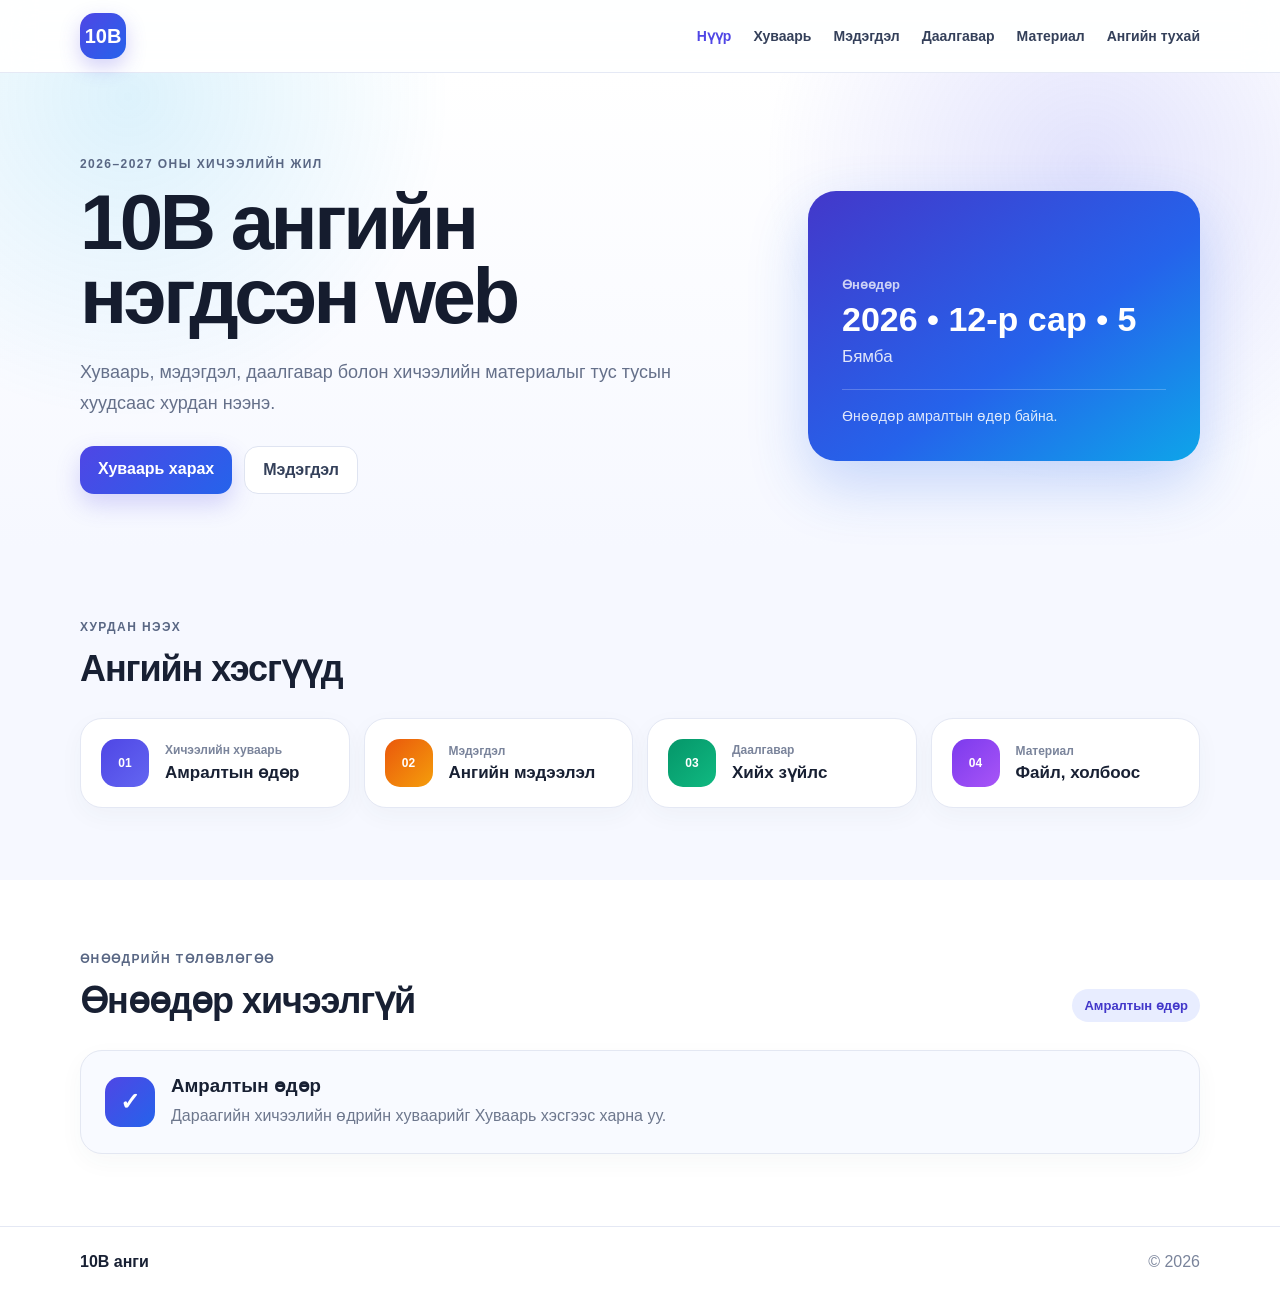
<file: index.html>
<!DOCTYPE html>
<html lang="mn">
<head>
  <meta charset="UTF-8">
  <meta name="viewport" content="width=device-width, initial-scale=1.0">
  <meta name="theme-color" content="#4f46e5">
  <meta name="description" content="10В ангийн нэгдсэн вэб.">
  <title>10В анги — Нүүр</title>
  <link rel="stylesheet" href="style.css">
  <link rel="stylesheet" href="theme.css">
</head>
<body>
  <header class="site-header">
    <div class="container nav-wrap">
      <a class="brand" href="index.html">10В</a>
      <button class="menu-btn" id="menuBtn" type="button" aria-label="Цэс нээх" aria-expanded="false">☰</button>
      <nav class="nav" id="nav">
        <a class="active-link" href="index.html">Нүүр</a>
        <a href="schedule.html">Хуваарь</a>
        <a href="notice.html">Мэдэгдэл</a>
        <a href="homework.html">Даалгавар</a>
        <a href="resources.html">Материал</a>
        <a href="about.html">Ангийн тухай</a>
      </nav>
    </div>
  </header>

  <main>
    <section class="hero">
      <div class="container hero-grid">
        <div>
          <p class="eyebrow">2026–2027 оны хичээлийн жил</p>
          <h1>10В ангийн<br>нэгдсэн web</h1>
          <p class="hero-text">Хуваарь, мэдэгдэл, даалгавар болон хичээлийн материалыг тус тусын хуудсаас хурдан нээнэ.</p>
          <div class="hero-actions">
            <a class="btn primary" href="schedule.html">Хуваарь харах</a>
            <a class="btn secondary" href="notice.html">Мэдэгдэл</a>
          </div>
        </div>
        <div class="hero-card">
          <span class="card-label">Өнөөдөр</span>
          <strong id="todayDate">—</strong>
          <span id="todayDay">—</span>
          <div class="hero-card-divider"></div>
          <small id="todaySummary">Өнөөдрийн мэдээлэл ачааллаж байна...</small>
        </div>
      </div>
    </section>

    <section class="section">
      <div class="container">
        <div class="section-head">
          <div>
            <p class="eyebrow">Хурдан нээх</p>
            <h2>Ангийн хэсгүүд</h2>
          </div>
        </div>
        <div class="dashboard-grid">
          <a class="dashboard-card" href="schedule.html"><span class="dashboard-icon">01</span><div><span class="dashboard-label">Хичээлийн хуваарь</span><strong id="dashboardLessons">—</strong></div></a>
          <a class="dashboard-card" href="notice.html"><span class="dashboard-icon">02</span><div><span class="dashboard-label">Мэдэгдэл</span><strong>Ангийн мэдээлэл</strong></div></a>
          <a class="dashboard-card" href="homework.html"><span class="dashboard-icon">03</span><div><span class="dashboard-label">Даалгавар</span><strong>Хийх зүйлс</strong></div></a>
          <a class="dashboard-card" href="resources.html"><span class="dashboard-icon">04</span><div><span class="dashboard-label">Материал</span><strong>Файл, холбоос</strong></div></a>
        </div>
      </div>
    </section>

    <section class="section alt">
      <div class="container">
        <div class="section-head">
          <div><p class="eyebrow">Өнөөдрийн төлөвлөгөө</p><h2 id="todayTitle">Өнөөдрийн хичээл</h2></div>
          <span class="pill" id="lessonCount">0 хичээл</span>
        </div>
        <div class="today-list" id="todayLessons"></div>
      </div>
    </section>
  </main>

  <footer><div class="container footer-row"><strong>10В анги</strong><span>© <span id="year"></span></span></div></footer>
  <script src="script.js"></script>
</body>
</html>
</file>
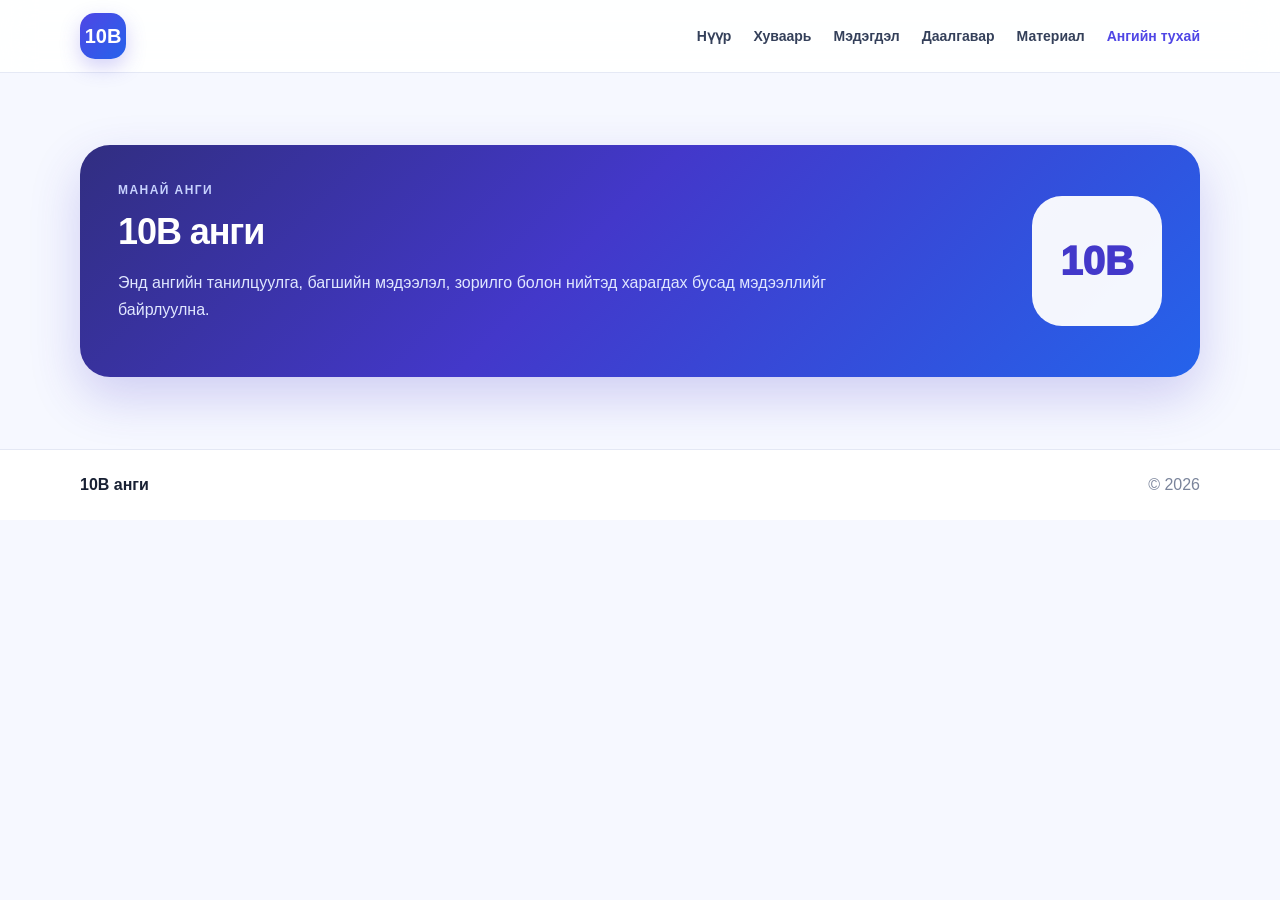
<file: about.html>
<!DOCTYPE html>
<html lang="mn">
<head><meta charset="UTF-8"><meta name="viewport" content="width=device-width, initial-scale=1.0"><title>10В анги — Ангийн тухай</title><link rel="stylesheet" href="style.css"><link rel="stylesheet" href="theme.css"></head>
<body>
<header class="site-header"><div class="container nav-wrap"><a class="brand" href="index.html">10В</a><button class="menu-btn" id="menuBtn" type="button" aria-label="Цэс нээх" aria-expanded="false">☰</button><nav class="nav" id="nav"><a href="index.html">Нүүр</a><a href="schedule.html">Хуваарь</a><a href="notice.html">Мэдэгдэл</a><a href="homework.html">Даалгавар</a><a href="resources.html">Материал</a><a class="active-link" href="about.html">Ангийн тухай</a></nav></div></header>
<main><section class="section"><div class="container about-card"><div><p class="eyebrow">Манай анги</p><h2>10В анги</h2><p>Энд ангийн танилцуулга, багшийн мэдээлэл, зорилго болон нийтэд харагдах бусад мэдээллийг байрлуулна.</p></div><div class="about-mark">10В</div></div></section></main>
<footer><div class="container footer-row"><strong>10В анги</strong><span>© <span id="year"></span></span></div></footer><script src="script.js"></script>
</body></html>
</file>
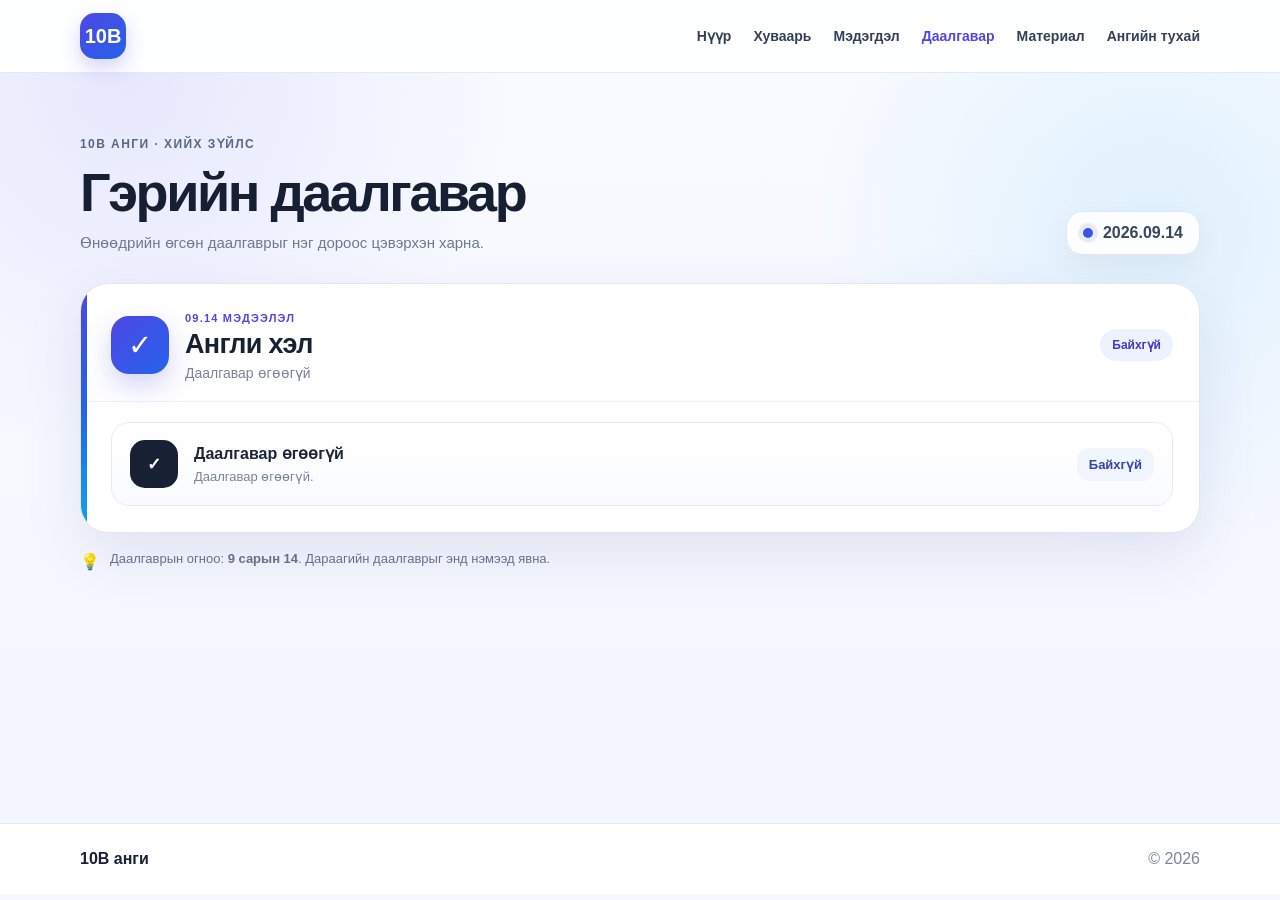
<file: homework.html>
<!DOCTYPE html>
<html lang="mn">
<head>
  <meta charset="UTF-8">
  <meta name="viewport" content="width=device-width, initial-scale=1.0">
  <title>10В анги — Даалгавар</title>
  <link rel="stylesheet" href="style.css">
  <link rel="stylesheet" href="theme.css">
  <style>
    .homework-page{
      min-height:calc(100vh - 150px);
      padding:64px 0 78px;
      background:
        radial-gradient(circle at 10% 0%,rgba(79,70,229,.10),transparent 28%),
        radial-gradient(circle at 90% 20%,rgba(14,165,233,.10),transparent 26%),
        linear-gradient(180deg,#f8faff 0%,#f4f7ff 100%);
    }

    .homework-hero{
      display:flex;
      align-items:flex-end;
      justify-content:space-between;
      gap:24px;
      margin-bottom:28px;
    }

    .homework-hero h1{
      margin:6px 0 0;
      font-size:clamp(34px,6vw,54px);
      line-height:1;
      letter-spacing:-.045em;
      color:#172033;
    }

    .homework-subtitle{
      margin:12px 0 0;
      color:#6f7890;
      font-size:15px;
      line-height:1.6;
    }

    .date-chip{
      flex:0 0 auto;
      display:flex;
      align-items:center;
      gap:10px;
      padding:12px 16px;
      border:1px solid #dfe5f3;
      border-radius:16px;
      background:rgba(255,255,255,.88);
      box-shadow:0 10px 28px rgba(55,65,81,.06);
      color:#39445d;
      font-weight:850;
      white-space:nowrap;
    }

    .date-dot{
      width:10px;
      height:10px;
      border-radius:50%;
      background:linear-gradient(135deg,#4f46e5,#2563eb);
      box-shadow:0 0 0 5px rgba(79,70,229,.10);
    }

    .homework-card{
      position:relative;
      overflow:hidden;
      background:#fff;
      border:1px solid #e1e6f2;
      border-radius:28px;
      box-shadow:0 24px 60px rgba(49,46,129,.10);
    }

    .homework-card::before{
      content:"";
      position:absolute;
      inset:0 auto 0 0;
      width:6px;
      background:linear-gradient(180deg,#4f46e5,#2563eb,#0ea5e9);
    }

    .homework-card-top{
      display:flex;
      align-items:center;
      gap:16px;
      padding:24px 26px 20px 30px;
      border-bottom:1px solid #edf0f6;
    }

    .subject-icon{
      width:58px;
      height:58px;
      border-radius:18px;
      display:grid;
      place-items:center;
      font-size:29px;
      background:linear-gradient(135deg,#4f46e5,#2563eb);
      color:#fff;
      box-shadow:0 12px 28px rgba(79,70,229,.24);
      flex:0 0 auto;
    }

    .subject-info{min-width:0;flex:1}
    .subject-kicker{
      display:inline-flex;
      align-items:center;
      gap:6px;
      margin-bottom:5px;
      font-size:11px;
      font-weight:900;
      letter-spacing:.11em;
      text-transform:uppercase;
      color:#4f46e5;
    }

    .subject-info h2{
      margin:0;
      color:#182033;
      font-size:27px;
      letter-spacing:-.025em;
    }

    .subject-info p{
      margin:5px 0 0;
      color:#7a849a;
      font-size:14px;
    }

    .task-count{
      border-radius:999px;
      padding:9px 12px;
      background:#eef2ff;
      color:#4338ca;
      font-size:12px;
      font-weight:900;
      white-space:nowrap;
    }

    .task-list{
      display:grid;
      gap:12px;
      padding:20px 26px 26px 30px;
    }

    .task-row{
      display:grid;
      grid-template-columns:auto 1fr auto;
      align-items:center;
      gap:16px;
      padding:17px 18px;
      border:1px solid #e7eaf3;
      border-radius:18px;
      background:linear-gradient(180deg,#fff 0%,#fafbff 100%);
      transition:transform .18s ease,box-shadow .18s ease,border-color .18s ease;
    }

    .task-row:hover{
      transform:translateY(-2px);
      border-color:#d9def0;
      box-shadow:0 12px 28px rgba(55,65,81,.07);
    }

    .page-number{
      width:48px;
      height:48px;
      border-radius:15px;
      display:grid;
      place-items:center;
      background:#182033;
      color:#fff;
      font-weight:950;
      font-size:17px;
    }

    .task-main strong{
      display:block;
      color:#1c2538;
      font-size:16px;
      margin-bottom:4px;
    }

    .task-main span{
      color:#7a849a;
      font-size:13px;
    }

    .problem-badge{
      padding:9px 12px;
      border-radius:12px;
      background:#f1f5ff;
      color:#3346a8;
      font-size:13px;
      font-weight:900;
      white-space:nowrap;
    }

    .homework-note{
      display:flex;
      align-items:flex-start;
      gap:10px;
      margin-top:16px;
      color:#69748a;
      font-size:13px;
      line-height:1.6;
    }

    .homework-note span:first-child{font-size:16px}

    @media(max-width:760px){
      .homework-page{padding:42px 0 56px}
      .homework-hero{align-items:flex-start;flex-direction:column;gap:16px}
      .date-chip{padding:10px 13px;border-radius:14px}
      .homework-card{border-radius:22px}
      .homework-card-top{padding:20px 18px 18px 22px;align-items:flex-start}
      .subject-icon{width:50px;height:50px;border-radius:15px;font-size:25px}
      .subject-info h2{font-size:23px}
      .task-count{display:none}
      .task-list{padding:16px 18px 20px 22px}
      .task-row{grid-template-columns:auto 1fr;gap:13px;padding:14px}
      .page-number{width:44px;height:44px;border-radius:13px}
      .problem-badge{grid-column:2;justify-self:start;margin-top:-4px}
    }
  </style>
</head>
<body>
<header class="site-header">
  <div class="container nav-wrap">
    <a class="brand" href="index.html">10В</a>
    <button class="menu-btn" id="menuBtn" type="button" aria-label="Цэс нээх" aria-expanded="false">☰</button>
    <nav class="nav" id="nav">
      <a href="index.html">Нүүр</a>
      <a href="schedule.html">Хуваарь</a>
      <a href="notice.html">Мэдэгдэл</a>
      <a class="active-link" href="homework.html">Даалгавар</a>
      <a href="resources.html">Материал</a>
      <a href="about.html">Ангийн тухай</a>
    </nav>
  </div>
</header>

<main class="homework-page">
  <div class="container">
    <section class="homework-hero">
      <div>
        <p class="eyebrow">10В АНГИ · ХИЙХ ЗҮЙЛС</p>
        <h1>Гэрийн даалгавар</h1>
        <p class="homework-subtitle">Өнөөдрийн өгсөн даалгаврыг нэг дороос цэвэрхэн харна.</p>
      </div>
      <div class="date-chip" aria-label="Даалгаврын огноо">
        <span class="date-dot"></span>
        <span>2026.09.14</span>
      </div>
    </section>

    <section class="homework-card" aria-labelledby="chemistryTitle">
      <div class="homework-card-top">
        <div class="subject-icon">⚗</div>
        <div class="subject-info">
          <div class="subject-kicker">Шинэ даалгавар</div>
          <h2 id="chemistryTitle">Хими</h2>
          <p>Сурах бичгийн бодлого</p>
        </div>
        <div class="task-count">2 хэсэг</div>
      </div>

      <div class="task-list">
        <article class="task-row">
          <div class="page-number">9</div>
          <div class="task-main">
            <strong>Хуудас 9</strong>
            <span>Бодлогуудыг бүрэн бодож гүйцэтгэнэ.</span>
          </div>
          <div class="problem-badge">№5–7</div>
        </article>

        <article class="task-row">
          <div class="page-number">10</div>
          <div class="task-main">
            <strong>Хуудас 10</strong>
            <span>Дасгалын бодлогуудыг хийж дуусгана.</span>
          </div>
          <div class="problem-badge">№8–11</div>
        </article>
      </div>
    </section>

    <div class="homework-note">
      <span>💡</span>
      <span>Даалгаврын огноо: <strong>9 сарын 14</strong>. Дараагийн даалгаврыг энд нэмээд явна.</span>
    </div>
  </div>
</main>

<footer>
  <div class="container footer-row">
    <strong>10В анги</strong>
    <span>© <span id="year"></span></span>
  </div>
</footer>
<script src="script.js"></script>
</body>
</html>
</file>
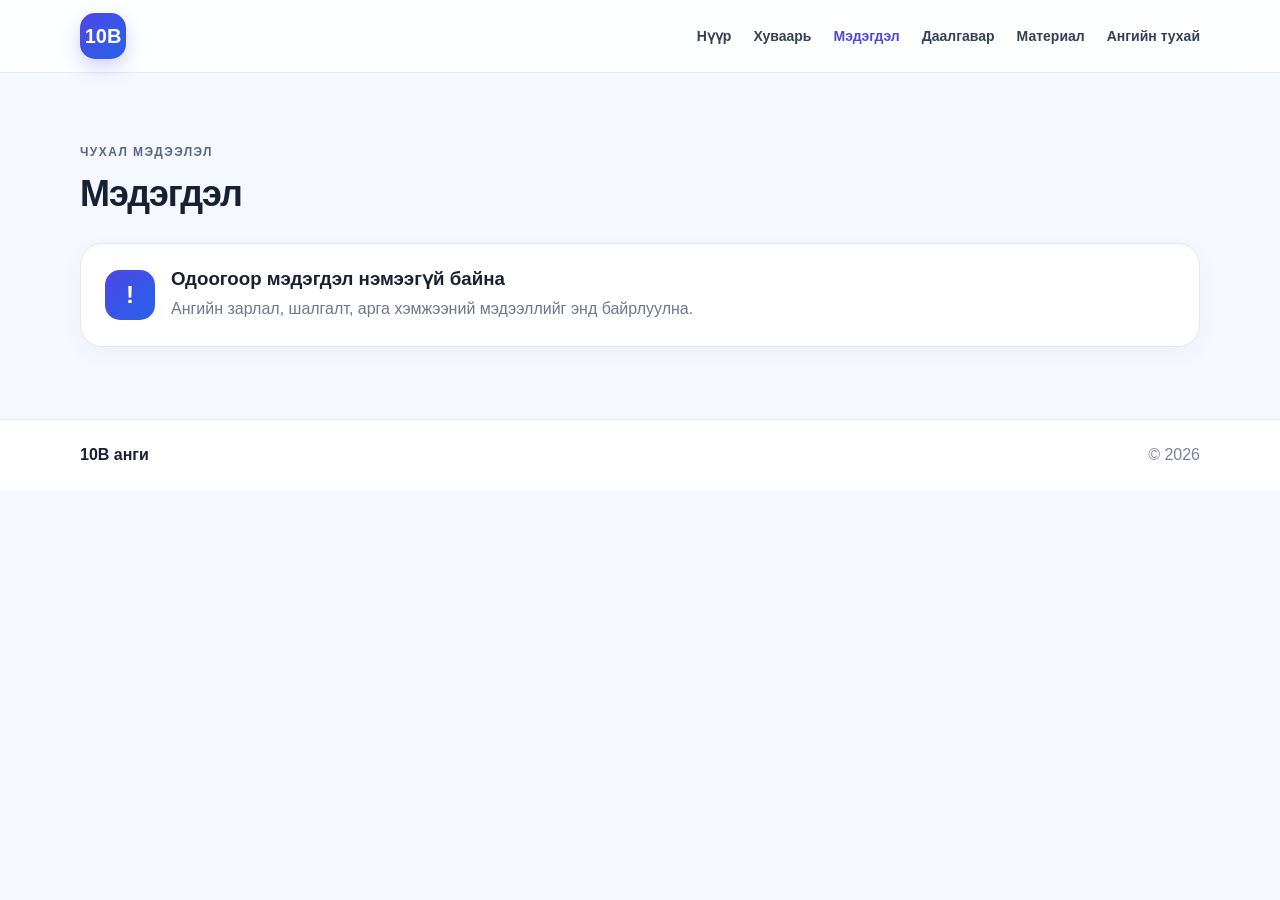
<file: notice.html>
<!DOCTYPE html>
<html lang="mn">
<head><meta charset="UTF-8"><meta name="viewport" content="width=device-width, initial-scale=1.0"><title>10В анги — Мэдэгдэл</title><link rel="stylesheet" href="style.css"><link rel="stylesheet" href="theme.css"></head>
<body>
<header class="site-header"><div class="container nav-wrap"><a class="brand" href="index.html">10В</a><button class="menu-btn" id="menuBtn" type="button" aria-label="Цэс нээх" aria-expanded="false">☰</button><nav class="nav" id="nav"><a href="index.html">Нүүр</a><a href="schedule.html">Хуваарь</a><a class="active-link" href="notice.html">Мэдэгдэл</a><a href="homework.html">Даалгавар</a><a href="resources.html">Материал</a><a href="about.html">Ангийн тухай</a></nav></div></header>
<main><section class="section"><div class="container"><div class="section-head"><div><p class="eyebrow">Чухал мэдээлэл</p><h2>Мэдэгдэл</h2></div></div><div class="empty-state"><div class="empty-icon">!</div><div><h3>Одоогоор мэдэгдэл нэмээгүй байна</h3><p>Ангийн зарлал, шалгалт, арга хэмжээний мэдээллийг энд байрлуулна.</p></div></div></div></section></main>
<footer><div class="container footer-row"><strong>10В анги</strong><span>© <span id="year"></span></span></div></footer><script src="script.js"></script>
</body></html>
</file>
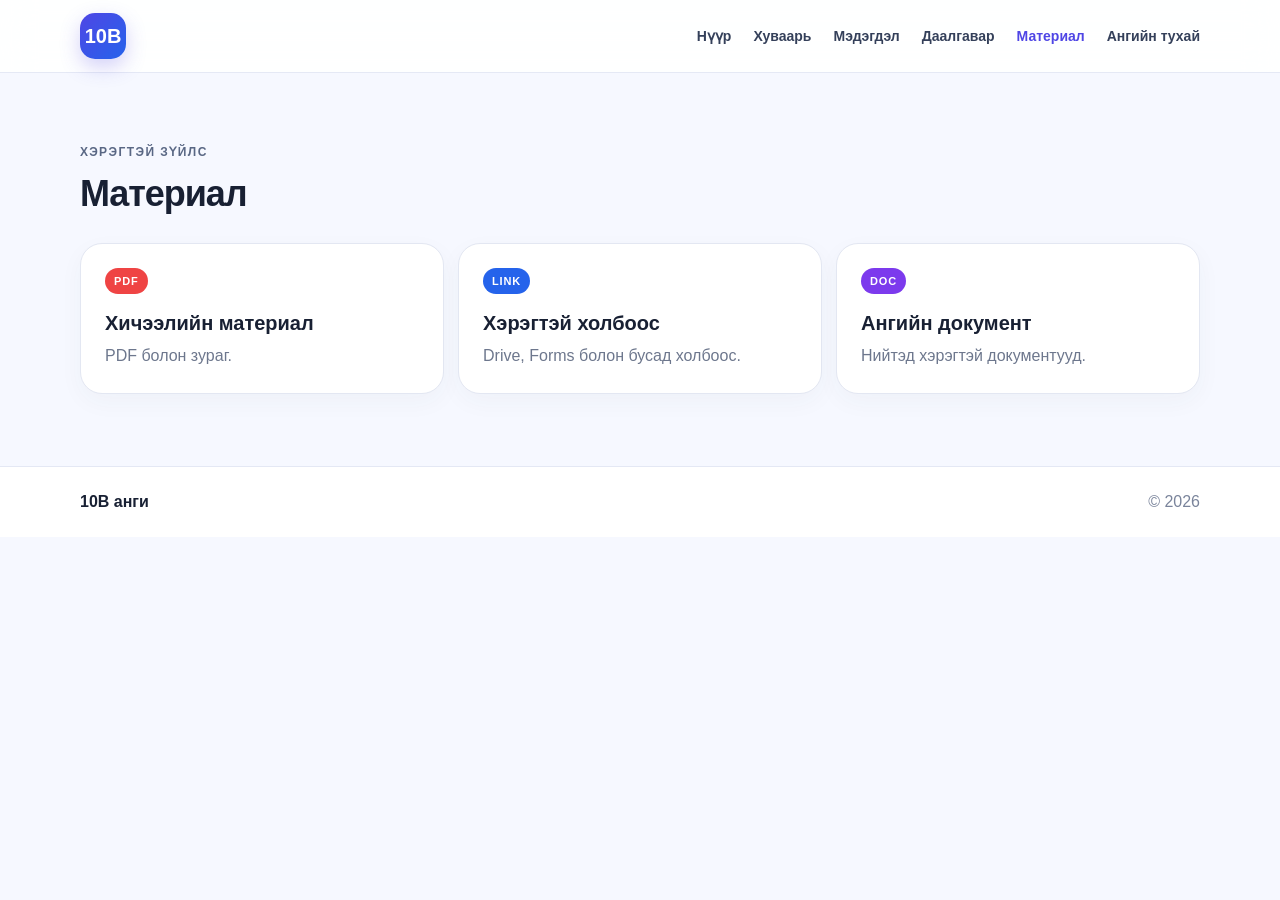
<file: resources.html>
<!DOCTYPE html>
<html lang="mn">
<head><meta charset="UTF-8"><meta name="viewport" content="width=device-width, initial-scale=1.0"><title>10В анги — Материал</title><link rel="stylesheet" href="style.css"><link rel="stylesheet" href="theme.css"></head>
<body>
<header class="site-header"><div class="container nav-wrap"><a class="brand" href="index.html">10В</a><button class="menu-btn" id="menuBtn" type="button" aria-label="Цэс нээх" aria-expanded="false">☰</button><nav class="nav" id="nav"><a href="index.html">Нүүр</a><a href="schedule.html">Хуваарь</a><a href="notice.html">Мэдэгдэл</a><a href="homework.html">Даалгавар</a><a class="active-link" href="resources.html">Материал</a><a href="about.html">Ангийн тухай</a></nav></div></header>
<main><section class="section"><div class="container"><div class="section-head"><div><p class="eyebrow">Хэрэгтэй зүйлс</p><h2>Материал</h2></div></div><div class="resource-grid"><div class="resource-card"><span>PDF</span><h3>Хичээлийн материал</h3><p>PDF болон зураг.</p></div><div class="resource-card"><span>LINK</span><h3>Хэрэгтэй холбоос</h3><p>Drive, Forms болон бусад холбоос.</p></div><div class="resource-card"><span>DOC</span><h3>Ангийн документ</h3><p>Нийтэд хэрэгтэй документууд.</p></div></div></div></section></main>
<footer><div class="container footer-row"><strong>10В анги</strong><span>© <span id="year"></span></span></div></footer><script src="script.js"></script>
</body></html>
</file>
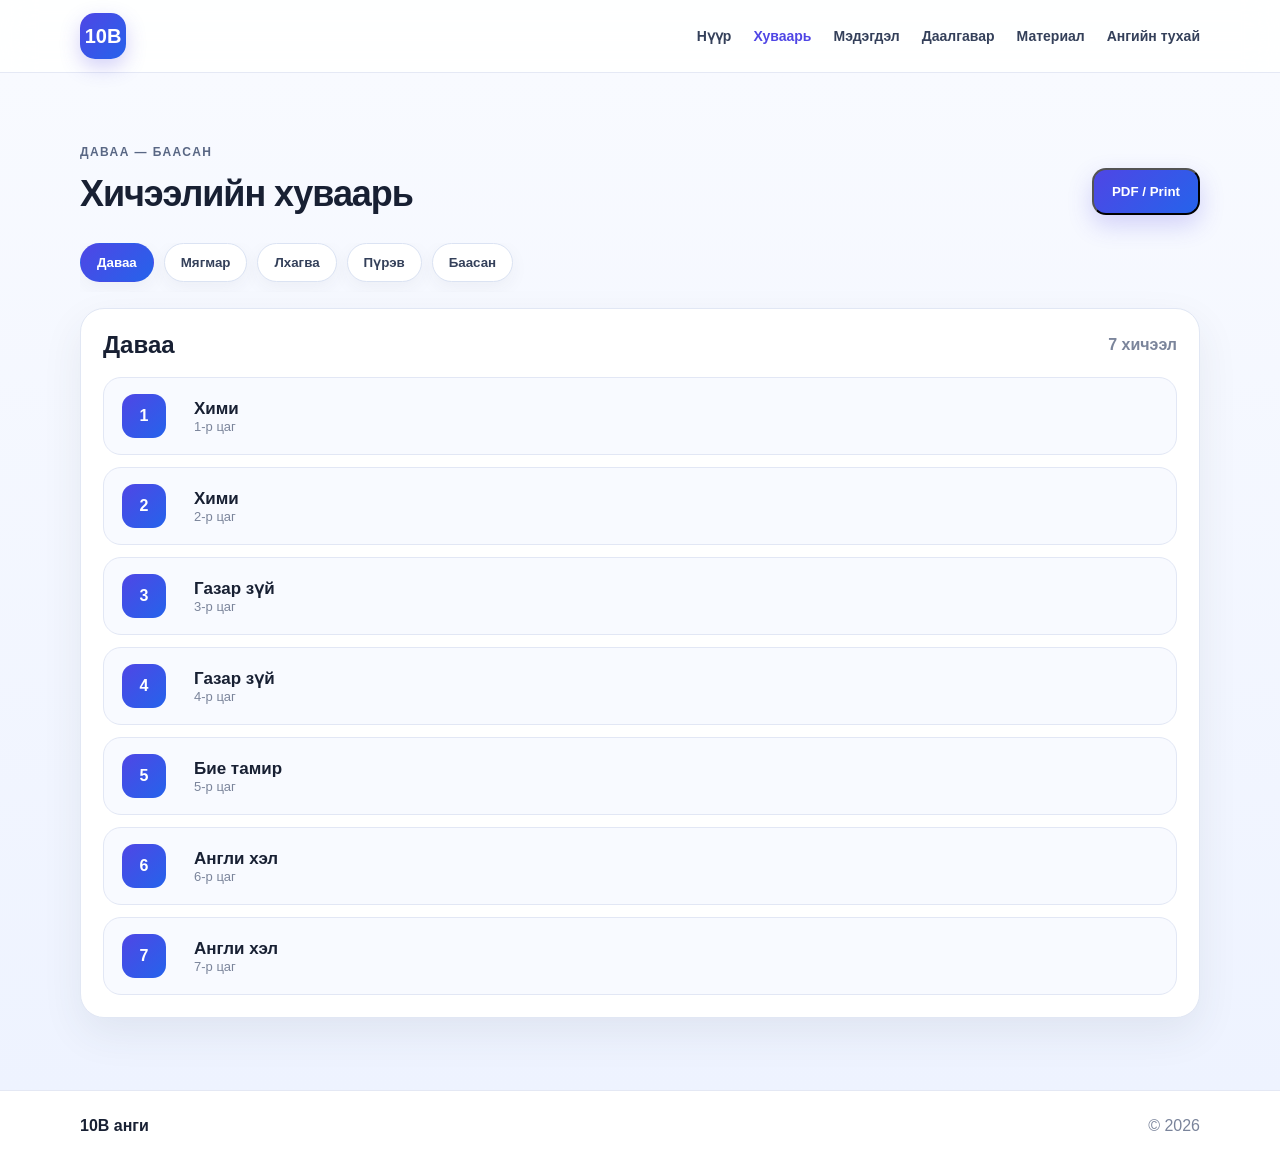
<file: schedule.html>
<!DOCTYPE html>
<html lang="mn">
<head>
  <meta charset="UTF-8">
  <meta name="viewport" content="width=device-width, initial-scale=1.0">
  <title>10В анги — Хичээлийн хуваарь</title>
  <link rel="stylesheet" href="style.css">
  <link rel="stylesheet" href="theme.css">
</head>
<body>
<header class="site-header"><div class="container nav-wrap"><a class="brand" href="index.html">10В</a><button class="menu-btn" id="menuBtn" type="button" aria-label="Цэс нээх" aria-expanded="false">☰</button><nav class="nav" id="nav"><a href="index.html">Нүүр</a><a class="active-link" href="schedule.html">Хуваарь</a><a href="notice.html">Мэдэгдэл</a><a href="homework.html">Даалгавар</a><a href="resources.html">Материал</a><a href="about.html">Ангийн тухай</a></nav></div></header>
<main>
  <section class="section" id="schedule">
    <div class="container">
      <div class="section-head">
        <div><p class="eyebrow">Даваа — Баасан</p><h2>Хичээлийн хуваарь</h2></div>
        <button class="btn primary print-btn" id="printSchedule" type="button">PDF / Print</button>
      </div>
      <div class="day-tabs" id="dayTabs" aria-label="Гариг сонгох"></div>
      <div class="schedule-card">
        <div class="schedule-title-row"><h3 id="selectedDayTitle">Даваа</h3><span id="selectedDayCount">7 хичээл</span></div>
        <div class="lesson-list" id="scheduleLessons"></div>
      </div>
    </div>
  </section>
</main>
<footer><div class="container footer-row"><strong>10В анги</strong><span>© <span id="year"></span></span></div></footer>
<script src="script.js"></script>
</body>
</html>
</file>
<file: style.css>
*{box-sizing:border-box}html{scroll-behavior:smooth}body{margin:0;font-family:Inter,Arial,sans-serif;background:#f6f8ff;color:#182033}.container{width:min(1120px,calc(100% - 32px));margin:auto}.site-header{position:sticky;top:0;z-index:20;background:rgba(255,255,255,.9);backdrop-filter:blur(16px);border-bottom:1px solid #e5e9f5}.nav-wrap{height:72px;display:flex;align-items:center;justify-content:space-between}.brand{width:46px;height:46px;border-radius:15px;background:linear-gradient(135deg,#4f46e5,#2563eb);color:#fff;display:grid;place-items:center;text-decoration:none;font-weight:900;font-size:20px;box-shadow:0 8px 20px rgba(79,70,229,.25)}.nav{display:flex;gap:22px;align-items:center}.nav a{color:#34405a;text-decoration:none;font-weight:750;font-size:14px}.nav a:hover{color:#4f46e5}.menu-btn{display:none;border:1px solid #dfe4f1;background:#fff;color:#28324a;border-radius:12px;width:44px;height:44px;font-size:22px}.hero{padding:84px 0 54px;background:radial-gradient(circle at 85% 20%,rgba(99,102,241,.18),transparent 28%),radial-gradient(circle at 10% 5%,rgba(14,165,233,.14),transparent 26%),linear-gradient(180deg,#fff 0%,#f6f8ff 100%)}.hero-grid{display:grid;grid-template-columns:1.4fr .8fr;gap:42px;align-items:center}.eyebrow{text-transform:uppercase;letter-spacing:.12em;font-size:12px;font-weight:900;color:#596784;margin:0 0 14px}.hero h1{font-size:clamp(44px,7vw,78px);line-height:.95;margin:0 0 24px;letter-spacing:-.045em;color:#151c2e}.hero-text{max-width:640px;font-size:18px;line-height:1.7;color:#65708a}.hero-actions{display:flex;gap:12px;flex-wrap:wrap;margin-top:28px}.btn{padding:14px 18px;border-radius:14px;text-decoration:none;font-weight:800}.primary{background:linear-gradient(135deg,#4f46e5,#2563eb);color:#fff;box-shadow:0 10px 24px rgba(79,70,229,.22)}.secondary{background:#fff;color:#34405a;border:1px solid #dfe4f1}.hero-card{background:linear-gradient(145deg,#4338ca,#2563eb 58%,#0ea5e9);color:#fff;border-radius:28px;padding:34px;min-height:270px;display:flex;flex-direction:column;justify-content:flex-end;box-shadow:0 24px 60px rgba(37,99,235,.24)}.card-label{opacity:.75;font-size:13px;font-weight:800;margin-bottom:8px}.hero-card strong{font-size:34px}.hero-card>span:last-of-type{margin-top:8px;font-size:17px;opacity:.85}.hero-card-divider{height:1px;background:rgba(255,255,255,.22);margin:22px 0 16px}.hero-card small{font-size:14px;line-height:1.5;opacity:.85}.section{padding:72px 0}.alt{background:#fff}.section-head{display:flex;align-items:end;justify-content:space-between;gap:20px;margin-bottom:28px}.section h2{font-size:36px;margin:0;letter-spacing:-.03em;color:#182033}.pill{background:#e8edff;color:#4338ca;border-radius:999px;padding:9px 12px;font-size:13px;font-weight:800}.dashboard-grid{display:grid;grid-template-columns:repeat(4,1fr);gap:14px}.dashboard-card{background:#fff;border:1px solid #e4e8f4;border-radius:22px;padding:20px;text-decoration:none;color:#182033;display:flex;gap:16px;align-items:center;transition:.2s ease;box-shadow:0 8px 24px rgba(55,65,81,.04)}.dashboard-card:hover{transform:translateY(-4px);box-shadow:0 16px 36px rgba(55,65,81,.11)}.dashboard-card:nth-child(1) .dashboard-icon{background:linear-gradient(135deg,#4f46e5,#6366f1)}.dashboard-card:nth-child(2) .dashboard-icon{background:linear-gradient(135deg,#ea580c,#f59e0b)}.dashboard-card:nth-child(3) .dashboard-icon{background:linear-gradient(135deg,#059669,#10b981)}.dashboard-card:nth-child(4) .dashboard-icon{background:linear-gradient(135deg,#7c3aed,#a855f7)}.dashboard-icon{width:48px;height:48px;border-radius:15px;color:#fff;display:grid;place-items:center;font-size:12px;font-weight:900;flex:0 0 auto}.dashboard-label{display:block;color:#7a849b;font-size:12px;font-weight:800;margin-bottom:5px}.dashboard-card strong{font-size:17px}.today-list,.lesson-list{display:grid;gap:12px}.today-list .lesson{background:#f8faff;border:1px solid #e2e7f5}.today-list .lesson-no{background:linear-gradient(135deg,#4f46e5,#2563eb)}.lesson{display:grid;grid-template-columns:56px 1fr auto;gap:16px;align-items:center;border-radius:18px;padding:16px 18px}.lesson-no{width:44px;height:44px;border-radius:13px;color:#fff;display:grid;place-items:center;font-weight:900}.lesson-name{font-weight:850;font-size:17px}.lesson-meta{font-size:13px;color:#7b859b}.empty-state{background:#fff;border:1px solid #e3e7f2;border-radius:22px;padding:24px;display:flex;gap:16px;align-items:center;box-shadow:0 8px 24px rgba(55,65,81,.04)}.alt .empty-state{background:#f8faff}.empty-icon{width:50px;height:50px;border-radius:15px;background:linear-gradient(135deg,#4f46e5,#2563eb);color:#fff;display:grid;place-items:center;font-size:24px;font-weight:900;flex:0 0 auto}.empty-state h3{margin:0 0 6px}.empty-state p{margin:0;color:#6d778d;line-height:1.6}.resource-grid{display:grid;grid-template-columns:repeat(3,1fr);gap:14px}.resource-card{background:#fff;border:1px solid #e3e7f2;border-radius:22px;padding:24px;box-shadow:0 8px 24px rgba(55,65,81,.04)}.resource-card:nth-child(1)>span{background:#ef4444}.resource-card:nth-child(2)>span{background:#2563eb}.resource-card:nth-child(3)>span{background:#7c3aed}.resource-card>span{display:inline-block;color:#fff;border-radius:999px;padding:7px 9px;font-size:11px;font-weight:900;letter-spacing:.08em}.resource-card h3{font-size:20px;margin:18px 0 8px}.resource-card p{margin:0;color:#6d778d;line-height:1.65}.about-card{background:linear-gradient(135deg,#312e81,#4338ca 45%,#2563eb);color:#fff;border-radius:30px;padding:38px;display:grid;grid-template-columns:1fr auto;gap:30px;align-items:center;box-shadow:0 20px 50px rgba(67,56,202,.22)}.about-card h2{color:#fff}.about-card .eyebrow{color:#c7d2fe}.about-card p:last-child{color:#e0e7ff;line-height:1.7;max-width:720px}.about-mark{width:130px;height:130px;border-radius:30px;background:rgba(255,255,255,.95);color:#4338ca;display:grid;place-items:center;font-size:40px;font-weight:950}

/* ЗӨВХӨН ХИЧЭЭЛИЙН ХУВААРЬ — ХАР / ЦАГААН */
#schedule{background:#fff;color:#111}#schedule .eyebrow{color:#666}#schedule h2,#schedule h3{color:#111}.day-tabs{display:flex;gap:10px;overflow-x:auto;padding-bottom:10px}.day-tab{border:1px solid #d8d8d8;background:#fff;color:#111;border-radius:999px;padding:11px 16px;font-weight:800;white-space:nowrap;cursor:pointer}.day-tab.active{background:#111;color:#fff;border-color:#111}.schedule-card{margin-top:16px;background:#fff;border:2px solid #111;border-radius:24px;padding:22px;box-shadow:none}.schedule-title-row{display:flex;justify-content:space-between;align-items:center;margin-bottom:18px}.schedule-title-row h3{margin:0;font-size:24px}.schedule-title-row span{color:#666;font-weight:700}#schedule .lesson{background:#fff;border:1px solid #d8d8d8}#schedule .lesson-no{background:#111;color:#fff}#schedule .lesson-name{color:#111}#schedule .lesson-meta{color:#666}

footer{border-top:1px solid #e4e8f4;background:#fff;padding:26px 0}.footer-row{display:flex;justify-content:space-between;color:#7a849b}.footer-row strong{color:#182033}@media(max-width:900px){.dashboard-grid{grid-template-columns:repeat(2,1fr)}.resource-grid{grid-template-columns:1fr 1fr}.nav{gap:14px}.nav a{font-size:13px}}@media(max-width:760px){.container{width:min(100% - 22px,1120px)}.nav-wrap{height:64px}.menu-btn{display:block}.nav{display:none;position:absolute;left:11px;right:11px;top:70px;background:#fff;border:1px solid #dfe4f1;border-radius:18px;padding:10px;box-shadow:0 16px 40px rgba(0,0,0,.1);flex-direction:column;gap:0;align-items:stretch}.nav.open{display:flex}.nav a{padding:13px 12px;border-radius:12px;font-size:14px}.nav a:hover{background:#f1f4ff}.hero{padding:54px 0 34px}.hero-grid{grid-template-columns:1fr}.hero h1{font-size:52px}.hero-card{min-height:210px;padding:24px}.section{padding:52px 0}.section h2{font-size:30px}.section-head{align-items:flex-start}.dashboard-grid{grid-template-columns:1fr}.resource-grid{grid-template-columns:1fr}.lesson{grid-template-columns:50px 1fr;padding:14px}.lesson-meta{grid-column:2}.schedule-card{padding:16px}.about-card{grid-template-columns:1fr;padding:26px}.about-mark{width:90px;height:90px;border-radius:22px;font-size:28px}.footer-row{font-size:14px}}
</file>
<file: theme.css>
/* Screen: schedule is colorful */
#schedule{
  background:linear-gradient(180deg,#f8faff 0%,#eef3ff 100%);
  color:#182033;
  min-height:calc(100vh - 150px);
}
#schedule .eyebrow{color:#596784}
#schedule h2,#schedule h3{color:#182033}
#schedule .day-tab{border:1px solid #dbe3f3;background:#fff;color:#34405a;box-shadow:0 6px 18px rgba(55,65,81,.05)}
#schedule .day-tab.active{background:linear-gradient(135deg,#4f46e5,#2563eb);color:#fff;border-color:transparent}
#schedule .schedule-card{background:#fff;border:1px solid #e1e7f4;box-shadow:0 16px 40px rgba(55,65,81,.08)}
#schedule .schedule-title-row span{color:#7b859b}
#schedule .lesson{background:#f8faff;border:1px solid #e2e7f5}
#schedule .lesson-no{background:linear-gradient(135deg,#4f46e5,#2563eb);color:#fff}
#schedule .lesson-name{color:#182033}
#schedule .lesson-meta{color:#7b859b}
.nav .active-link{color:#4f46e5;font-weight:900}

/* PDF / Print: only schedule, black and white */
@media print{
  @page{size:A4;margin:14mm}
  .site-header,footer,.print-btn{display:none!important}
  body{background:#fff!important;color:#000!important}
  #schedule{padding:0!important;background:#fff!important;color:#000!important}
  #schedule .container{width:100%!important;max-width:none!important}
  #schedule .day-tabs{display:none!important}
  #schedule .schedule-card,#schedule .lesson{background:#fff!important;color:#000!important;box-shadow:none!important;border-color:#000!important}
  #schedule .schedule-card{border:2px solid #000!important}
  #schedule .lesson-no{background:#000!important;color:#fff!important}
  #schedule h2,#schedule h3,#schedule .lesson-name,#schedule .lesson-meta,#schedule .schedule-title-row span,#schedule .eyebrow{color:#000!important}
}
</file>
